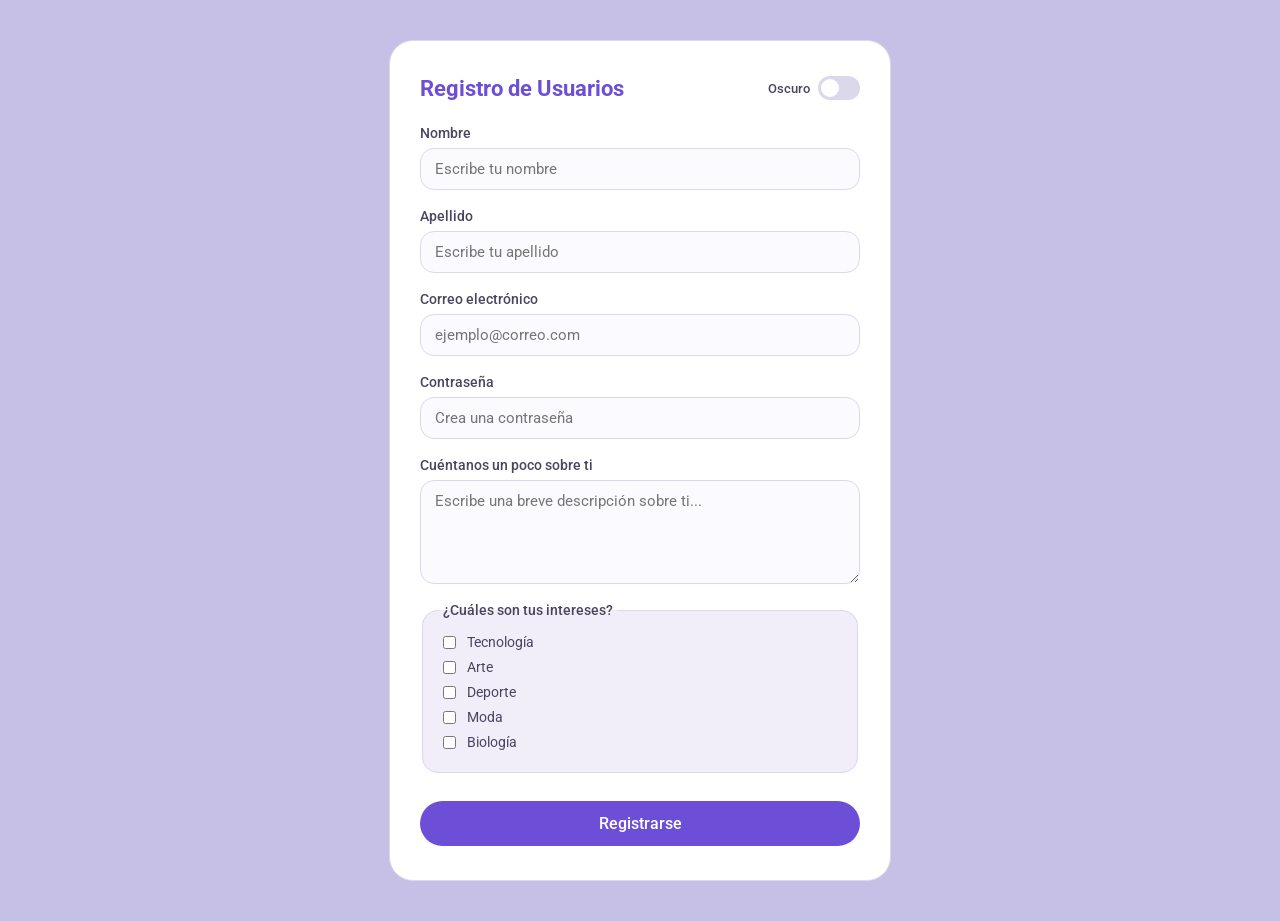
<file: index.html>
<!DOCTYPE html>
<html lang="es">
<head>
  <meta charset="UTF-8">
  <meta name="viewport" content="width=device-width, initial-scale=1.0">
  <title>Registro de Usuarios </title>
  <link rel="stylesheet" href="styles.css">
</head>
<body>

  <main class="contenedor-formulario">
    <form id="formulario-registro" class="tarjeta">
      <div class="encabezado">
        <h1>Registro de Usuarios</h1>
        <div class="cambio-tema">
          <span class="texto-tema">Oscuro</span>
          <label class="interruptor">
            <input type="checkbox" id="interruptor-tema">
            <span class="pista"></span>
          </label>
        </div>
      </div>

      <div class="campo">
        <label for="nombre">Nombre</label>
        <input type="text" id="nombre" name="nombre" placeholder="Escribe tu nombre" required>
      </div>

      <div class="campo">
        <label for="apellido">Apellido</label>
        <input type="text" id="apellido" name="apellido" placeholder="Escribe tu apellido" required>
      </div>

      <div class="campo">
        <label for="correo">Correo electrónico</label>
        <input type="email" id="correo" name="correo" placeholder="ejemplo@correo.com" required>
      </div>

      <div class="campo">
        <label for="contrasena">Contraseña</label>
        <input type="password" id="contrasena" name="contrasena" placeholder="Crea una contraseña" required>
      </div>

      <div class="campo">
        <label for="descripcion">Cuéntanos un poco sobre ti</label>
        <textarea id="descripcion" name="descripcion" rows="4" placeholder="Escribe una breve descripción sobre ti..."></textarea>
      </div>

      <fieldset class="campo intereses">
        <legend>¿Cuáles son tus intereses?</legend>

        <div class="opcion-checkbox">
          <input type="checkbox" id="tecnologia" name="intereses" value="Tecnología">
          <label for="tecnologia">Tecnología</label>
        </div>

        <div class="opcion-checkbox">
          <input type="checkbox" id="arte" name="intereses" value="Arte">
          <label for="arte">Arte</label>
        </div>

        <div class="opcion-checkbox">
          <input type="checkbox" id="deporte" name="intereses" value="Deporte">
          <label for="deporte">Deporte</label>
        </div>

        <div class="opcion-checkbox">
          <input type="checkbox" id="moda" name="intereses" value="Moda">
          <label for="deporte">Moda</label>
        </div> 

        <div class="opcion-checkbox">
          <input type="checkbox" id="biologia" name="intereses" value="biologia">
          <label for="deporte">Biología</label>
        </div> 
      </fieldset>

      <button type="submit" class="boton-registro">Registrarse</button>
    </form>
  </main>

  <script>
    const interruptorTema = document.getElementById('interruptor-tema');
    interruptorTema.addEventListener('change', () => {
      document.body.classList.toggle('tema-oscuro', interruptorTema.checked);
    });
  </script>

</body>
</html>
</file>
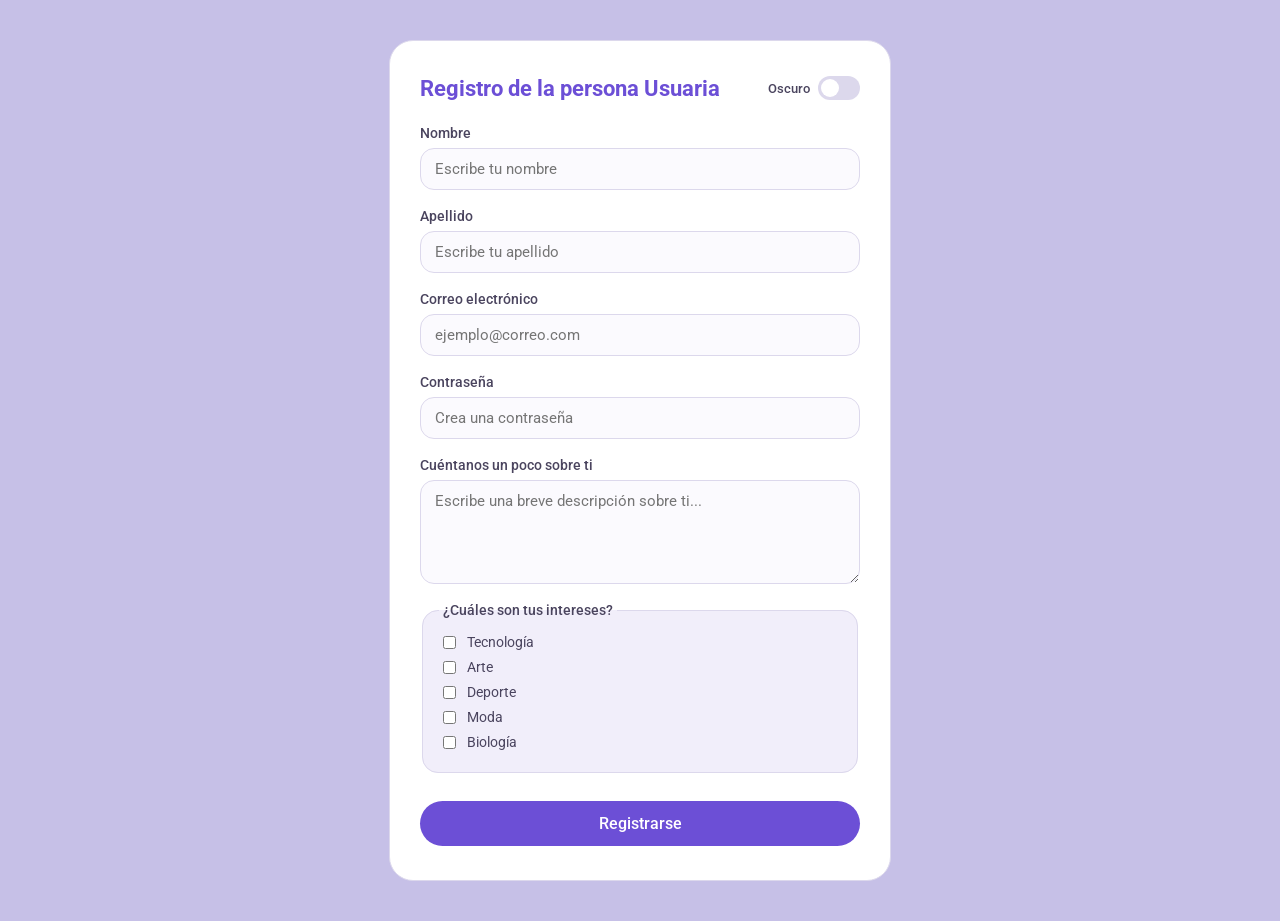
<file: registro.html>
<!DOCTYPE html>
<html lang="es">
<head>
  <meta charset="UTF-8">
  <meta name="viewport" content="width=device-width, initial-scale=1.0">
  <title>Registro de la persona Usuaria</title>
  <link rel="stylesheet" href="styles.css">
</head>
<body>

  <main class="contenedor-formulario">
    <form id="formulario-registro" class="tarjeta">
      <div class="encabezado">
        <h1>Registro de la persona Usuaria</h1>
        <div class="cambio-tema">
          <span class="texto-tema">Oscuro</span>
          <label class="interruptor">
            <input type="checkbox" id="interruptor-tema">
            <span class="pista"></span>
          </label>
        </div>
      </div>

      <div class="campo">
        <label for="nombre">Nombre</label>
        <input type="text" id="nombre" name="nombre" placeholder="Escribe tu nombre" required>
      </div>

      <div class="campo">
        <label for="apellido">Apellido</label>
        <input type="text" id="apellido" name="apellido" placeholder="Escribe tu apellido" required>
      </div>

      <div class="campo">
        <label for="correo">Correo electrónico</label>
        <input type="email" id="correo" name="correo" placeholder="ejemplo@correo.com" required>
      </div>

      <div class="campo">
        <label for="contrasena">Contraseña</label>
        <input type="password" id="contrasena" name="contrasena" placeholder="Crea una contraseña" required>
      </div>

      <div class="campo">
        <label for="descripcion">Cuéntanos un poco sobre ti</label>
        <textarea id="descripcion" name="descripcion" rows="4" placeholder="Escribe una breve descripción sobre ti..."></textarea>
      </div>

      <fieldset class="campo intereses">
        <legend>¿Cuáles son tus intereses?</legend>

        <div class="opcion-checkbox">
          <input type="checkbox" id="tecnologia" name="intereses" value="Tecnología">
          <label for="tecnologia">Tecnología</label>
        </div>

        <div class="opcion-checkbox">
          <input type="checkbox" id="arte" name="intereses" value="Arte">
          <label for="arte">Arte</label>
        </div>

        <div class="opcion-checkbox">
          <input type="checkbox" id="deporte" name="intereses" value="Deporte">
          <label for="deporte">Deporte</label>
        </div>

        <div class="opcion-checkbox">
          <input type="checkbox" id="moda" name="intereses" value="Moda">
          <label for="deporte">Moda</label>
        </div> 

        <div class="opcion-checkbox">
          <input type="checkbox" id="biologia" name="intereses" value="biologia">
          <label for="deporte">Biología</label>
        </div> 
      </fieldset>

      <button type="submit" class="boton-registro">Registrarse</button>
    </form>
  </main>

  <script>
    const interruptorTema = document.getElementById('interruptor-tema');
    interruptorTema.addEventListener('change', () => {
      document.body.classList.toggle('tema-oscuro', interruptorTema.checked);
    });
  </script>

</body>
</html>
</file>
<file: styles.css>
@import url('https://fonts.googleapis.com/css2?family=Roboto:wght@400;500;700&display=swap');

/* ---- Variables de color: tema claro ---- */
:root {
  --color-fondo: #c6c0e7;
  --color-tarjeta: #FFFFFF;
  --color-texto: #2E2A3D;
  --color-etiqueta: #4A445E;
  --color-borde: #DCD8EC;
  --color-input-fondo: #FBFAFE;
  --color-acento: #6C4FD6;
  --color-acento-hover: #5A3FC0;
  --color-intereses-fondo: #F1EEFA;
}

/* ---- Selector de elemento: body ---- */
body {
  margin: 0;
  min-height: 100vh;
  display: flex;
  align-items: center;
  justify-content: center;
  background-color: var(--color-fondo);
  font-family: 'Roboto', 'Segoe UI', sans-serif;
  color: var(--color-texto);
  transition: background-color 0.3s ease, color 0.3s ease;
}

/* ---- Tema oscuro ---- */
body.tema-oscuro {
  --color-fondo: #1B1826;
  --color-tarjeta: #241F35;
  --color-texto: #EDEAF7;
  --color-etiqueta: #C9C3E0;
  --color-borde: #3A3450;
  --color-input-fondo: #2C2740;
  --color-acento: #9B84F5;
  --color-acento-hover: #B3A0FF;
  --color-intereses-fondo: #2C2740;
}

/* ---- Selector de clase: contenedor general ---- */
.contenedor-formulario {
  width: 100%;
  padding: 40px 20px;
}

/* ---- Selector de id: el formulario ---- */
#formulario-registro {
  max-width: 440px;
  margin: 0 auto;
  background-color: var(--color-tarjeta);
  border: 1px solid var(--color-borde);
  border-radius: 24px;
  padding: 34px 30px;
  transition: background-color 0.3s ease, border-color 0.3s ease;
}

.encabezado {
  display: flex;
  align-items: center;
  justify-content: space-between;
  gap: 12px;
  flex-wrap: wrap;
  margin-bottom: 24px;
}

#formulario-registro h1 {
  font-family: 'Roboto', sans-serif;
  font-weight: 700;
  font-size: 1.4rem;
  color: var(--color-acento);
  margin: 0;
}

/* ---- Switch de claro/oscuro ---- */
.cambio-tema {
  display: flex;
  align-items: center;
  gap: 8px;
}

.texto-tema {
  font-size: 0.8rem;
  font-weight: 500;
  color: var(--color-etiqueta);
}

.interruptor {
  position: relative;
  display: inline-block;
  width: 42px;
  height: 24px;
  flex-shrink: 0;
}

.interruptor input {
  opacity: 0;
  width: 0;
  height: 0;
}

.pista {
  position: absolute;
  inset: 0;
  cursor: pointer;
  background-color: var(--color-borde);
  border-radius: 999px;
  transition: background-color 0.25s ease;
}

.pista::before {
  content: "";
  position: absolute;
  height: 18px;
  width: 18px;
  left: 3px;
  bottom: 3px;
  background-color: #FFFFFF;
  border-radius: 50%;
  transition: transform 0.25s ease;
}

.interruptor input:checked + .pista {
  background-color: var(--color-acento);
}

.interruptor input:checked + .pista::before {
  transform: translateX(18px);
}

/* ---- Selector de clase, para cada bloque de campo ---- */
.campo {
  margin-bottom: 18px;
  display: flex;
  flex-direction: column;
}

.campo label {
  font-size: 0.9rem;
  font-weight: 500;
  margin-bottom: 6px;
  color: var(--color-etiqueta);
}

/* ---- inputs de texto y textarea ---- */
input[type="text"],
input[type="email"],
input[type="password"],
textarea {
  font-family: inherit;
  font-size: 0.95rem;
  padding: 11px 14px;
  border: 1px solid var(--color-borde);
  border-radius: 14px;
  background-color: var(--color-input-fondo);
  color: var(--color-texto);
  transition: background-color 0.3s ease, border-color 0.3s ease;
}

input:focus,
textarea:focus {
  outline: none;
  border-color: var(--color-acento);
}

textarea {
  resize: vertical;
  min-height: 80px;
}

/* ---- bloque de intereses (checkboxes) ---- */
.intereses {
  border: 1px solid var(--color-borde);
  border-radius: 16px;
  padding: 14px 16px;
  background-color: var(--color-intereses-fondo);
  transition: background-color 0.3s ease, border-color 0.3s ease;
}

.intereses legend {
  font-size: 0.9rem;
  font-weight: 500;
  padding: 0 4px;
  color: var(--color-etiqueta);
}

.opcion-checkbox {
  display: flex;
  align-items: center;
  gap: 8px;
  margin-bottom: 6px;
}

.opcion-checkbox label {
  margin-bottom: 0;
  font-weight: 400;
}

/* ---- Botón de envío ---- */
.boton-registro {
  width: 100%;
  padding: 13px;
  margin-top: 10px;
  background-color: var(--color-acento);
  color: #FFFFFF;
  font-family: 'Roboto', sans-serif;
  font-size: 1rem;
  font-weight: 500;
  border: none;
  border-radius: 999px;
  cursor: pointer;
  transition: background-color 0.2s ease;
}

.boton-registro:hover {
  background-color: var(--color-acento-hover);
}
</file>
